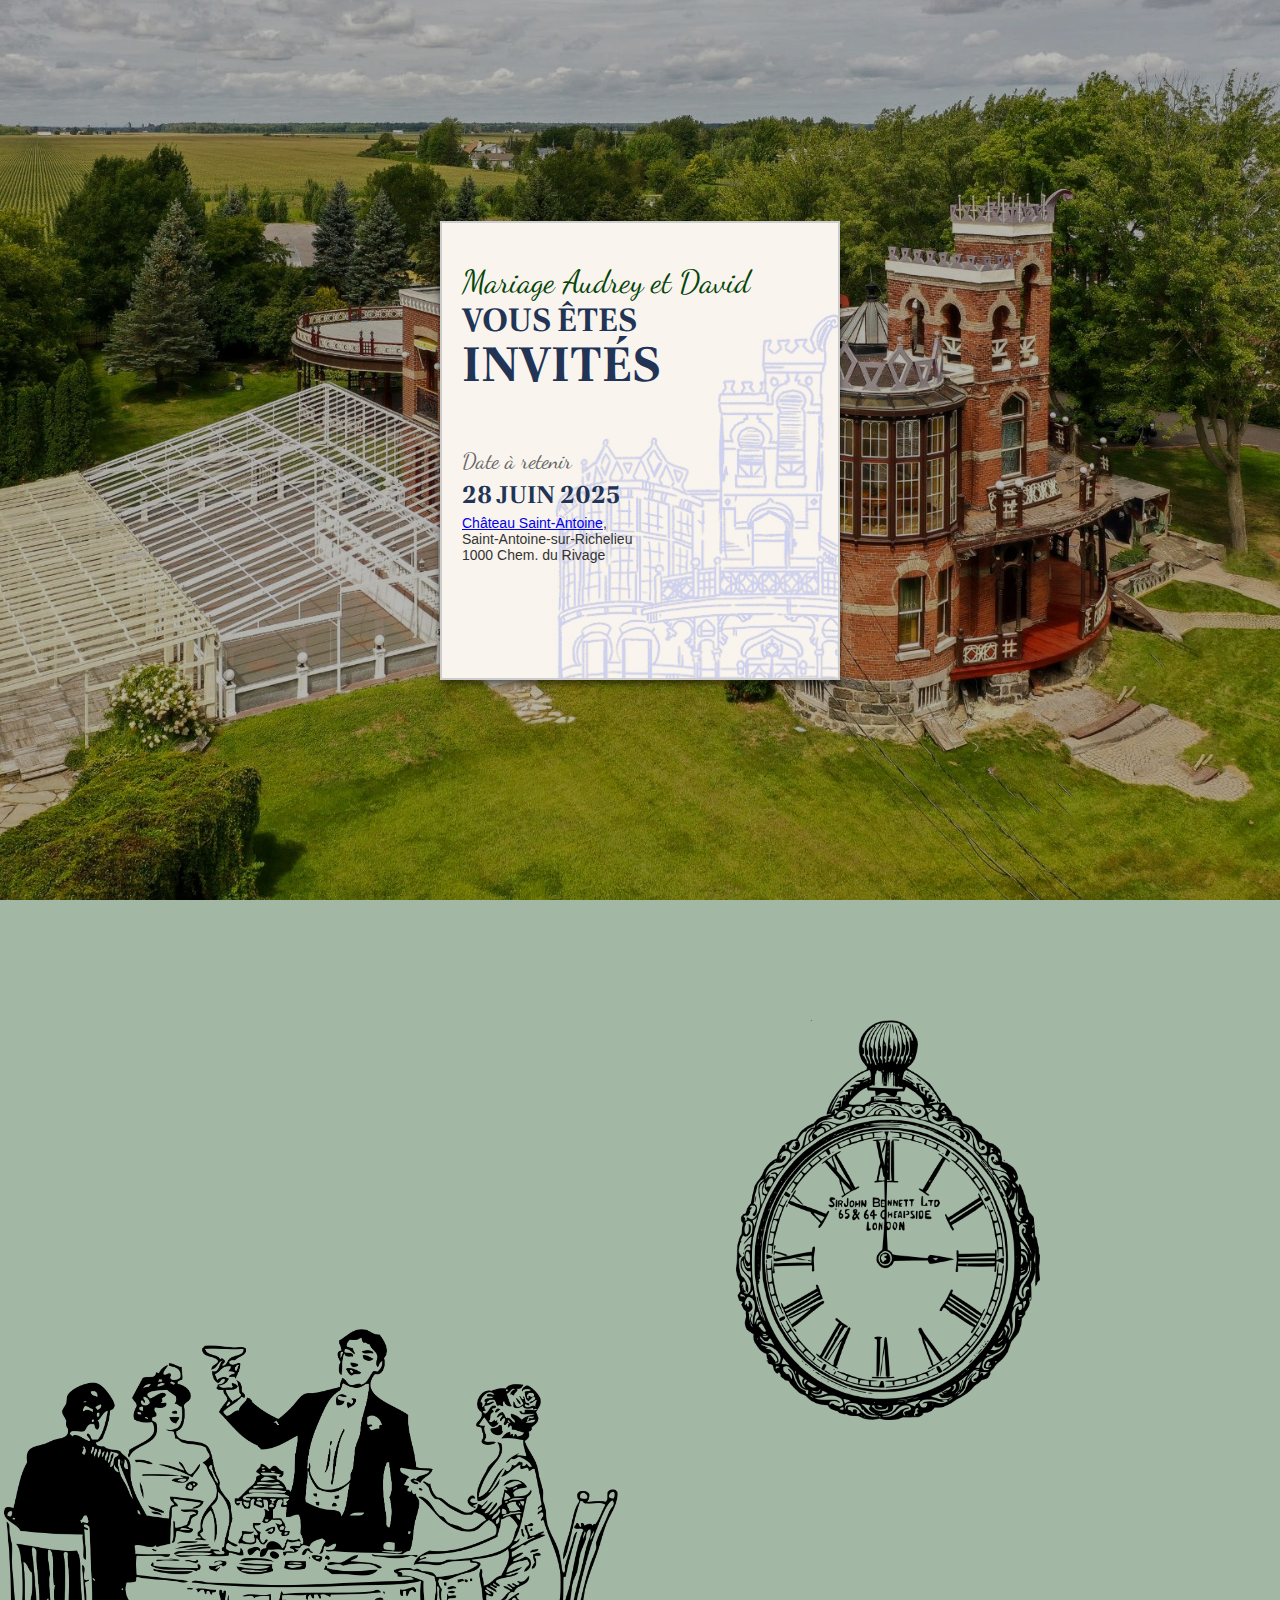
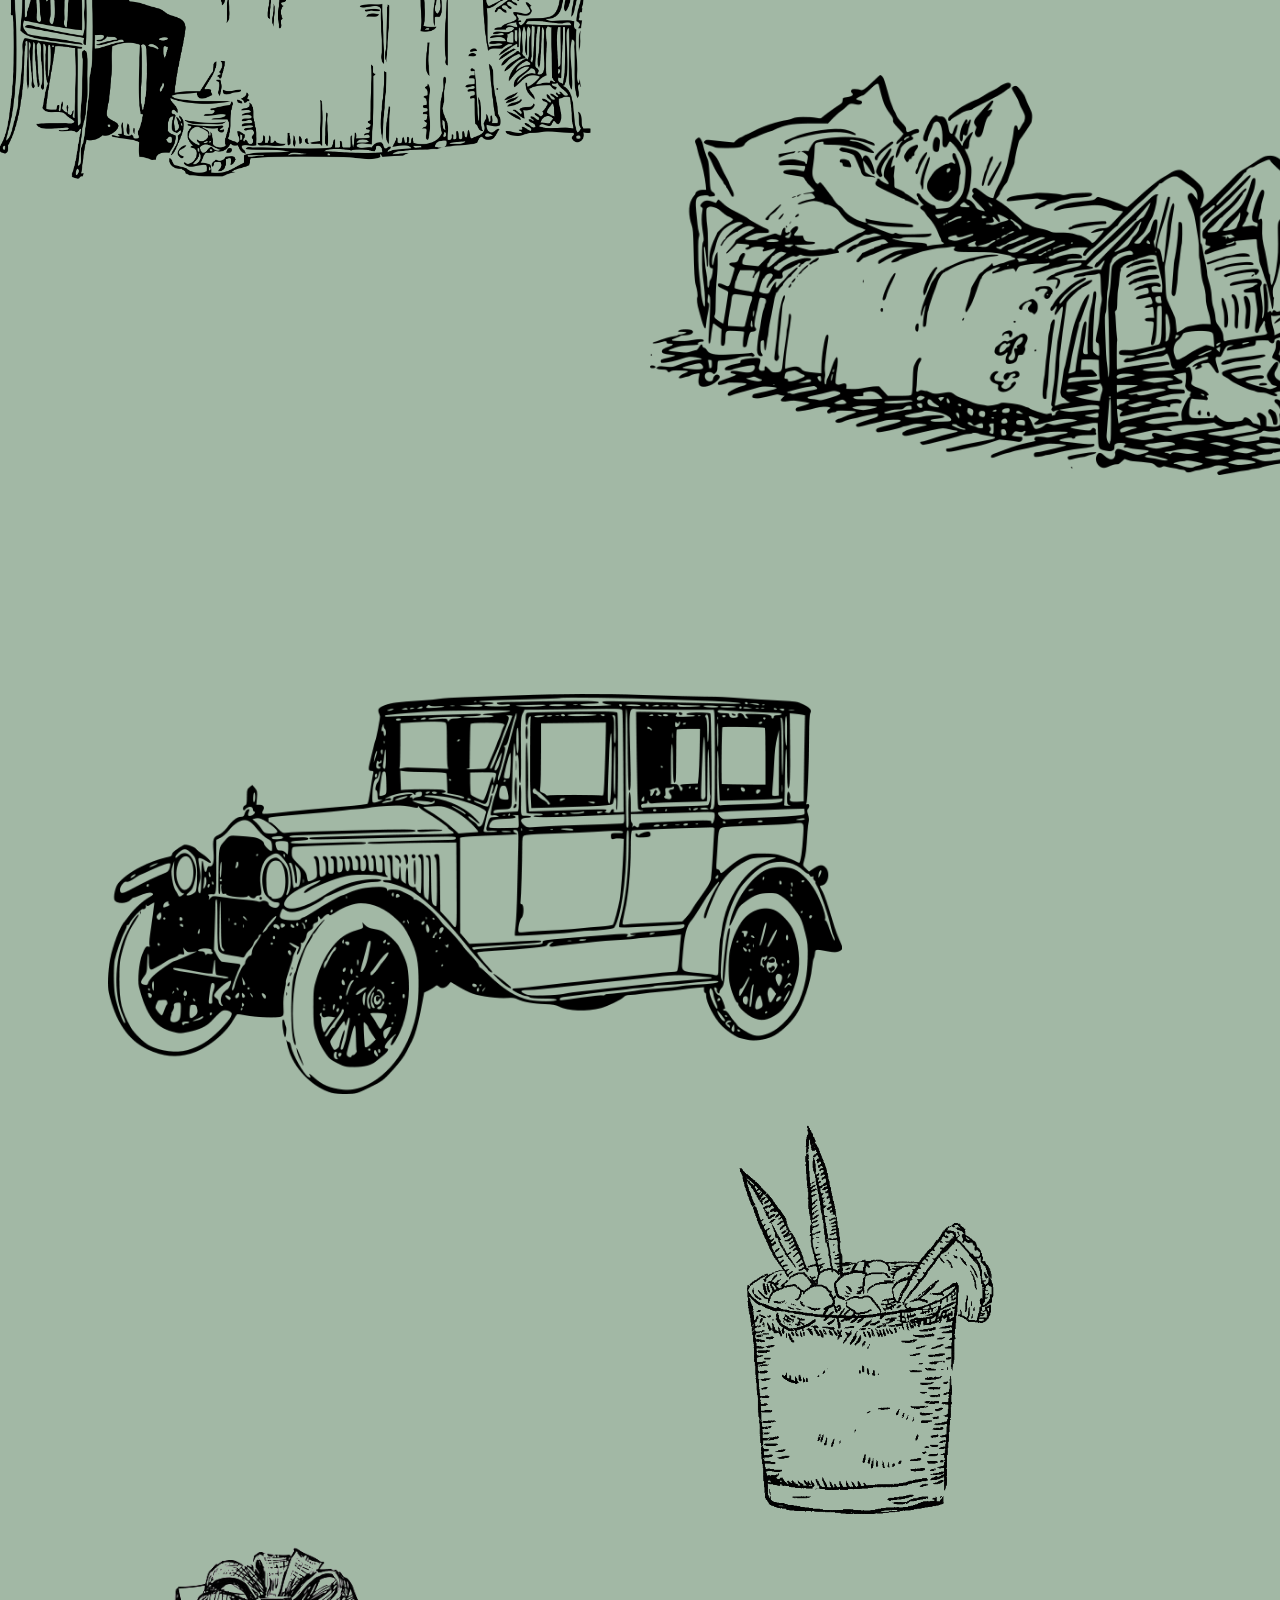
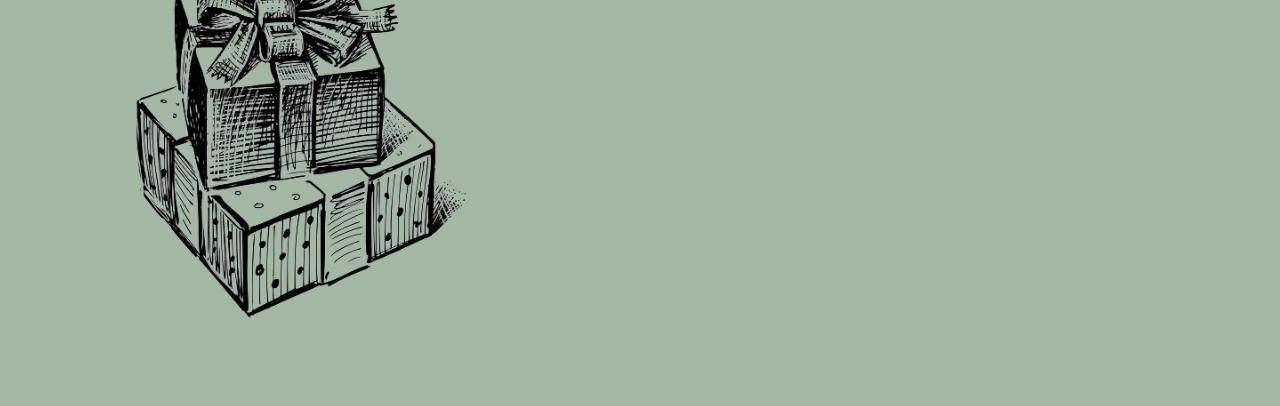
<file: index.html>
<!DOCTYPE html>
<html lang="en">
	<head>
		<meta charset="UTF-8" />
		<meta name="viewport" content="width=device-width, initial-scale=1.0" />
		<title>Invitation Mariage David et Audrey</title>
		<link rel="stylesheet" href="styles.css" />
		<link rel="preconnect" href="https://fonts.googleapis.com" />
		<link rel="preconnect" href="https://fonts.gstatic.com" crossorigin />
		<link
			href="https://fonts.googleapis.com/css2?family=Dancing+Script:wght@400..700&family=Zeyada&display=swap"
			rel="stylesheet" />
		<link
			href="https://fonts.googleapis.com/css2?family=Poltawski+Nowy:ital,wght@0,400..700;1,400..700&display=swap"
			rel="stylesheet" />
	</head>
	<body>
		<div class="main-container">
			<div class="invitation-card">
				<div class="top-section">
					<span class="wedding">Mariage Audrey et David</span>
					<h1><span>VOUS ÊTES</span><span>INVITÉS</span></h1>

					<p>
						<span class="save-the-date">Date à retenir</span>
						<span class="date">28 JUIN 2025</span>
						<span class="location"
							><a href="https://chateausaint-antoine.com/" target="_blank">Château Saint-Antoine</a>,<br />
							Saint-Antoine-sur-Richelieu<br />
							1000 Chem. du Rivage</span
						>
					</p>
				</div>
			</div>
		</div>
		<div class="details-container">
			<div class="card details">
				<h2>Détails supplémentaires</h2>
				<div class="hours">
					<p>Arrivée à <span>15h30</span></p>
					<p>Cérémonie à <span>16h30</span></p>
					<p>Départ à <span>Minuit*</span></p>
				</div>

				<small>*After-party, peut accueillir jusqu'à 30 personnes.</small>
			</div>
			<div class="space"><img src="clock.png" class="cardImg right" /></div>
			<div class="space"><img src="group.png" class="cardImg left" /></div>
			<div class="card attendance">
				<h2>Présences</h2>
				<p>Confirmez votre présence à l'adresse: <a href="mailto:david3593@yahoo.com">david3593@yahoo.com</a></p>
				<p><span>D'ici le 28 février 2025</span></p>
				<small
					>S.V.P si vous confirmez pour plusieurs personnes, indiquez les noms de celles-ci. Faites mention si vous avez
					des allergies ou des restrictions alimentaires.</small
				>
				<small>Tenue formelle ou semi-formelle</small>
			</div>
			<div class="card sleep">
				<h2>Hébergement</h2>
				<p>
					Le lieu de la cérémonie est proche de Montréal, pour ceux qui ne veulent pas revenir chez-eux le soir même,
					vous avez quelques options pour dormir.
				</p>
				<ul>
					<li>
						<a href="https://www.aubergehandfield.com/" target="_blank">Auberge Handfield</a> (10 minutes de route)
					</li>
					<li>
						<a href="https://www.hotelrivegauche.ca/fr" target="_blank">Hôtel Rive Gauche</a> (20 minutes de route)
					</li>
					<li>
						Pour ceux qui ont un campeur on s'est assuré qu'il est possible pour vous de le stationner au Château et
						dormir dedans ;)
					</li>
					<li>
						Certains chanceux auront droit à une chambre ou un lit directement sur les lieux entre 75$ et 85$, la
						priorité va aux demoiselles et aux garçons d'honneurs.*
					</li>

					<small
						>*Laissez-nous savoir dans votre courriel de confirmation si vous êtes intéressé à avoir un endroit où
						dormir sur place</small
					>
				</ul>
			</div>
			<div class="space"><img src="sleep.png" class="cardImg" /></div>
			<div class="space"><img src="car.png" class="cardImg" /></div>
			<div class="card transportation">
				<h2>Transport</h2>
				<p>
					Il y a un stationnement sur place qui a de l'espace pour tout le monde. Vous pouvez soit vous stationner sur
					place, ou encore faire du covoiturage afin d'avoir un conducteur désigné qui vous ramènera à l'hôtel.
				</p>
				<p>
					On a la possibilité d'avoir une navette qui irait vous chercher à l'hôtel, elle vous amènerait pour la
					cérémonie et vous ramènerait ensuite à l'hôtel à minuit.
				</p>
				<p>
					<b>
						Faites-nous signe si c'est une option qui vous intéresse lorsque vous confirmerez votre présence, afin de
						pouvoir faire les arrangements nécessaires.
					</b>
				</p>
			</div>
			<div class="card inclusions">
				<h2>Inclusions</h2>
				<p>On vous invite! Donc sans frais supplémentaires pour vous vous aurez droit à:</p>
				<ul>
					<li>Un cocktail d'arrivée avec des bouchées</li>
					<li>Un repas avec entrée, gaspacho, pains et beurre, un plat principal, un dessert et café / thé / tisane</li>
					<li>Une soirée dansante avec un bar*</li>
				</ul>
				<small>
					*La formule de bar est encore à déterminer, mais je vais mettre à jour la section lorsque nous aurons plus
					d'information.
				</small>
			</div>
			<div class="space"><img src="drink.png" class="cardImg" /></div>
			<div class="space"><img src="gifts.png" class="cardImg" /></div>
			<div class="card gifts">
				<h2>Idées de cadeaux</h2>
				<p>
					Ce n'est pas nécessaire de nous offrir des cadeaux de mariage, mais si jamais vous y tenez et cherchez des
					idées, voici une liste d'idées interactive faite sur Amazon:
				</p>
				<a href="https://www.amazon.ca/wedding/registry/1KBAQNO2CMGQY" target="_blank">Registre de cadeaux</a>
				<p>
					Cette dernière devrait vous permettre de faire livrer un cadeau directement à notre adresse (sans frais) si
					vous le désirez, et de voir quels cadeaux ont déjà été achetés.
				</p>
			</div>
		</div>
		<script src="script.js"></script>
	</body>
</html>
</file>
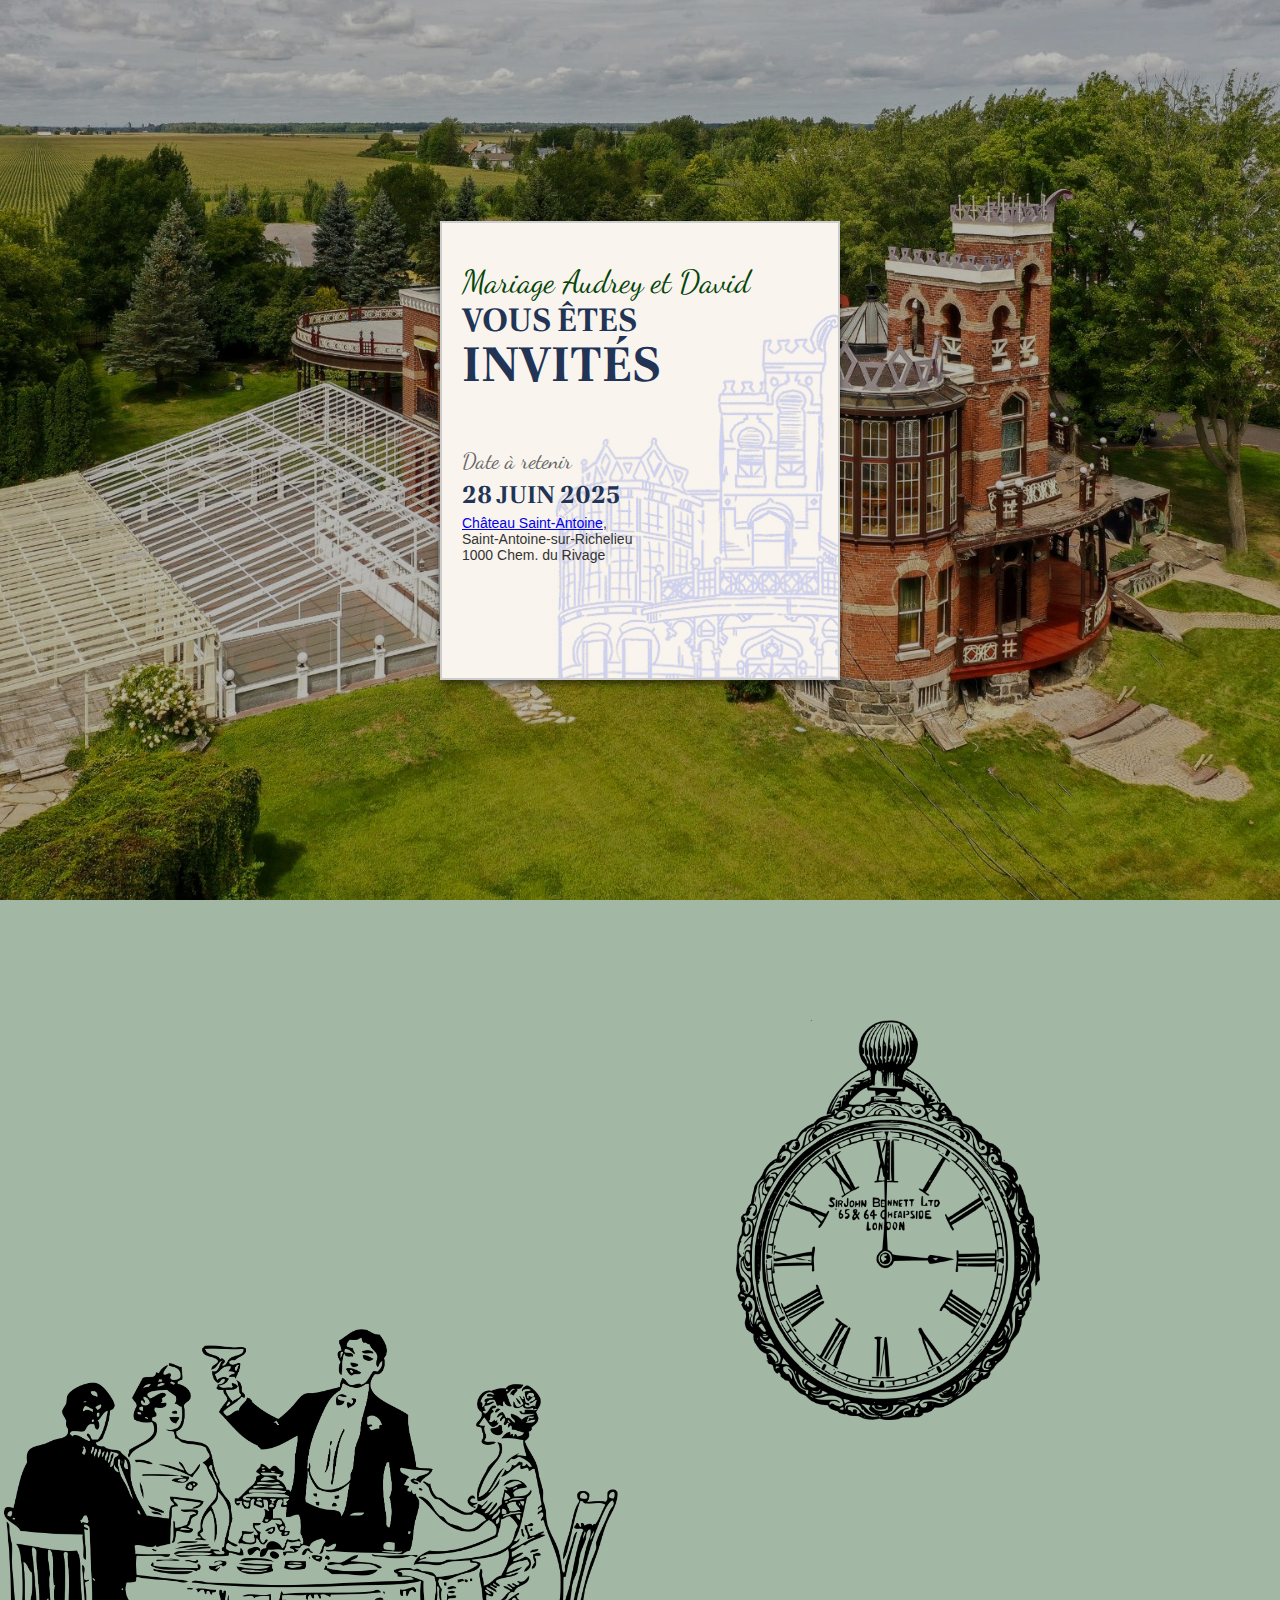
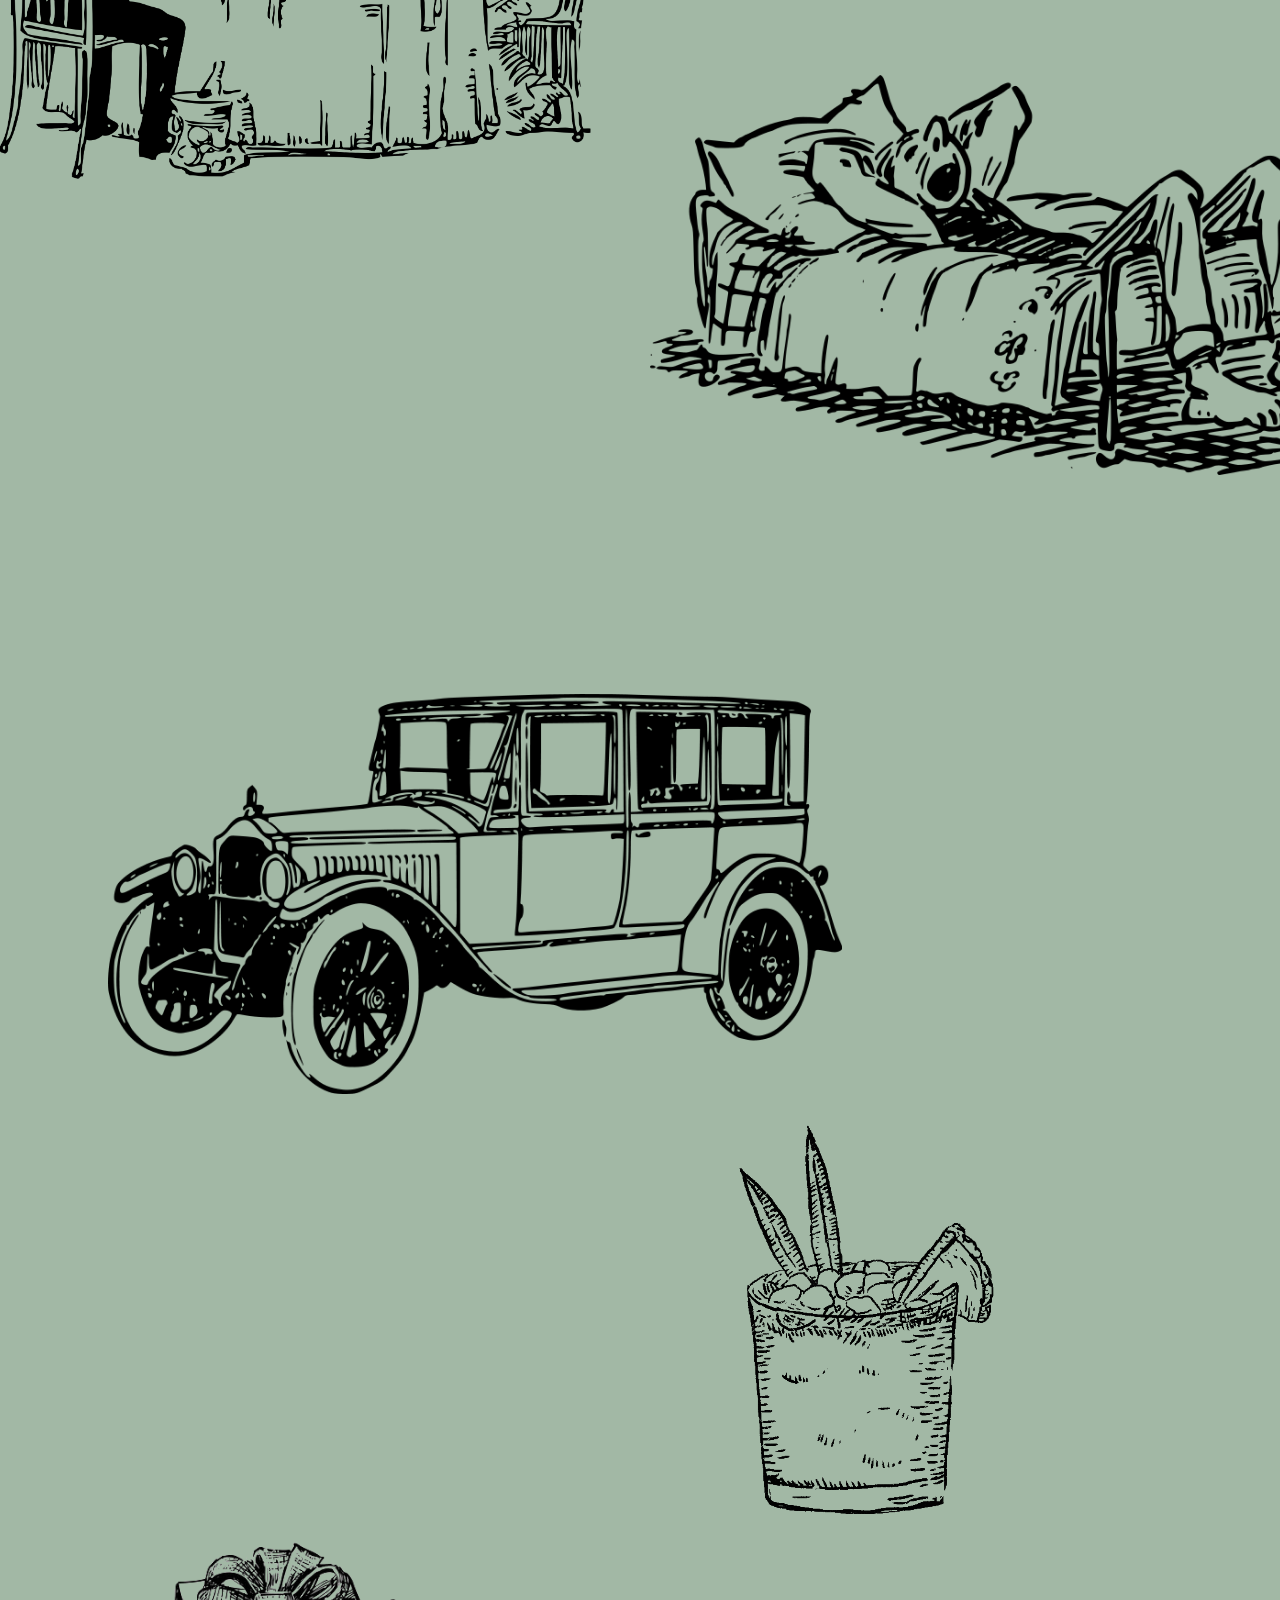
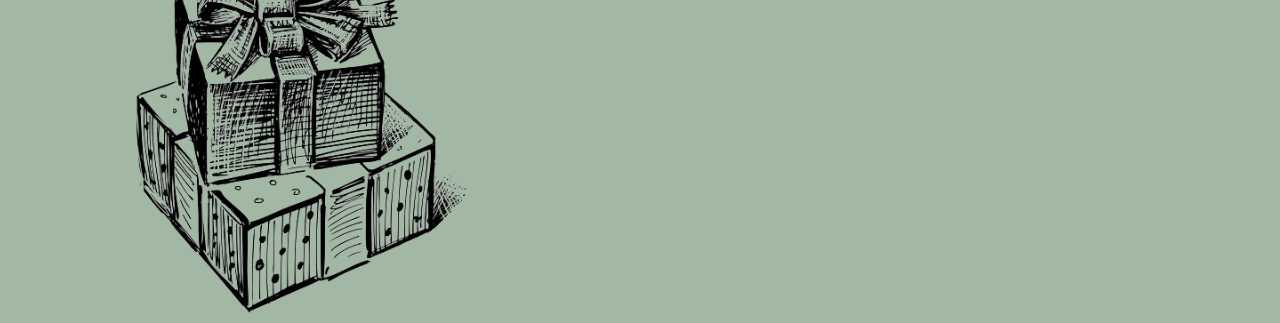
<file: alt/index.html>
<!DOCTYPE html>
<html lang="en">
	<head>
		<meta charset="UTF-8" />
		<meta name="viewport" content="width=device-width, initial-scale=1.0" />
		<title>Invitation Mariage David et Audrey</title>
		<link rel="stylesheet" href="../styles.css" />
		<link rel="preconnect" href="https://fonts.googleapis.com" />
		<link rel="preconnect" href="https://fonts.gstatic.com" crossorigin />
		<link
			href="https://fonts.googleapis.com/css2?family=Dancing+Script:wght@400..700&family=Zeyada&display=swap"
			rel="stylesheet" />
		<link
			href="https://fonts.googleapis.com/css2?family=Poltawski+Nowy:ital,wght@0,400..700;1,400..700&display=swap"
			rel="stylesheet" />
	</head>
	<body>
		<div class="main-container">
			<div class="invitation-card">
				<div class="top-section">
					<span class="wedding">Mariage Audrey et David</span>
					<h1><span>VOUS ÊTES</span><span>INVITÉS</span></h1>

					<p>
						<span class="save-the-date">Date à retenir</span>
						<span class="date">28 JUIN 2025</span>
						<span class="location"
							><a href="https://chateausaint-antoine.com/" target="_blank">Château Saint-Antoine</a>,<br />
							Saint-Antoine-sur-Richelieu<br />
							1000 Chem. du Rivage</span
						>
					</p>
				</div>
			</div>
		</div>
		<div class="details-container">
			<div class="card details">
				<h2>Détails supplémentaires</h2>
				<div class="hours">
					<p>Arrivée à <span>15h30</span></p>
					<p>Cérémonie à <span>16h30</span></p>
					<p>Départ à <span>Minuit*</span></p>
				</div>

				<small>*After-party, peut accueillir jusqu'à 30 personnes.</small>
			</div>
			<div class="space"><img src="../clock.png" class="cardImg right" /></div>
			<div class="space"><img src="../group.png" class="cardImg left" /></div>
			<div class="card attendance">
				<h2>Présences</h2>
				<p>Confirmez votre présence à l'adresse: <a href="mailto:david3593@yahoo.com">david3593@yahoo.com</a></p>
				<p><span>D'ici le 28 février 2025</span></p>
				<small
					>S.V.P si vous confirmez pour plusieurs personnes, indiquez les noms de celles-ci. Faites mention si vous avez
					des allergies ou des restrictions alimentaires.</small
				>
				<small>Tenue formelle ou semi-formelle</small>
			</div>
			<div class="card sleep">
				<h2>Hébergement</h2>
				<p>
					Le lieu de la cérémonie est proche de Montréal, pour ceux qui ne veulent pas revenir chez-eux le soir même,
					vous avez quelques options pour dormir.
				</p>
				<ul>
					<li>
						<a href="https://www.aubergehandfield.com/" target="_blank">Auberge Handfield</a> (10 minutes de route)
					</li>
					<li>
						<a href="https://www.hotelrivegauche.ca/fr" target="_blank">Hôtel Rive Gauche</a> (20 minutes de route)
					</li>
					<li>
						Pour ceux qui ont un campeur on s'est assuré qu'il est possible pour vous de le stationner au Château et
						dormir dedans ;)
					</li>
					<li>
						Certains chanceux ont droit à une chambre ou un lit directement sur les lieux entre 75$ et 85$, la priorité
						va aux demoiselles et aux garçons d'honneurs.*
					</li>
					<small
						>*Laissez-nous savoir dans votre courriel de confirmation si vous êtes intéressé à avoir un endroit où
						dormir sur place</small
					>
				</ul>
			</div>
			<div class="space"><img src="../sleep.png" class="cardImg" /></div>
			<div class="space"><img src="../car.png" class="cardImg" /></div>
			<div class="card transportation">
				<h2>Transport</h2>
				<p>
					Il y a un stationnement sur place qui a de l'espace pour tout le monde. Vous pouvez soit vous stationner sur
					place, ou encore faire du covoiturage afin d'avoir un conducteur désigné qui vous ramènera à l'hôtel.
				</p>
				<p>
					On a la possibilité d'avoir une navette qui irait vous chercher à l'hôtel, elle vous amènerait pour la
					cérémonie et vous ramènerait ensuite à l'hôtel à minuit.
				</p>
				<p>
					<b>
						Faites-nous signe si c'est une option qui vous intéresse lorsque vous confirmerez votre présence, afin de
						pouvoir faire les arrangements nécessaires.
					</b>
				</p>
			</div>
			<div class="card inclusions">
				<h2>Coûts</h2>
				<p><b>120$</b> par personne, vous aurez droit à:</p>
				<ul>
					<li>Un cocktail d'arrivée avec des bouchées</li>
					<li>Un repas avec entrée, gaspacho, pains et beurre, un plat principal, un dessert et café / thé / tisane</li>
					<li>Une soirée dansante avec un bar*</li>
				</ul>
				<small>
					*La formule de bar est encore à déterminer, mais je vais mettre à jour la section lorsque nous aurons plus
					d'information.
				</small>
			</div>
			<div class="space"><img src="../drink.png" class="cardImg" /></div>
			<div class="space"><img src="../gifts.png" class="cardImg" /></div>
			<div class="card gifts">
				<h2>Cadeaux</h2>
				<p>Votre présence est un cadeau, alors pas besoin de nous en acheter :)</p>
			</div>
		</div>
		<script src="../script.js"></script>
	</body>
</html>
</file>
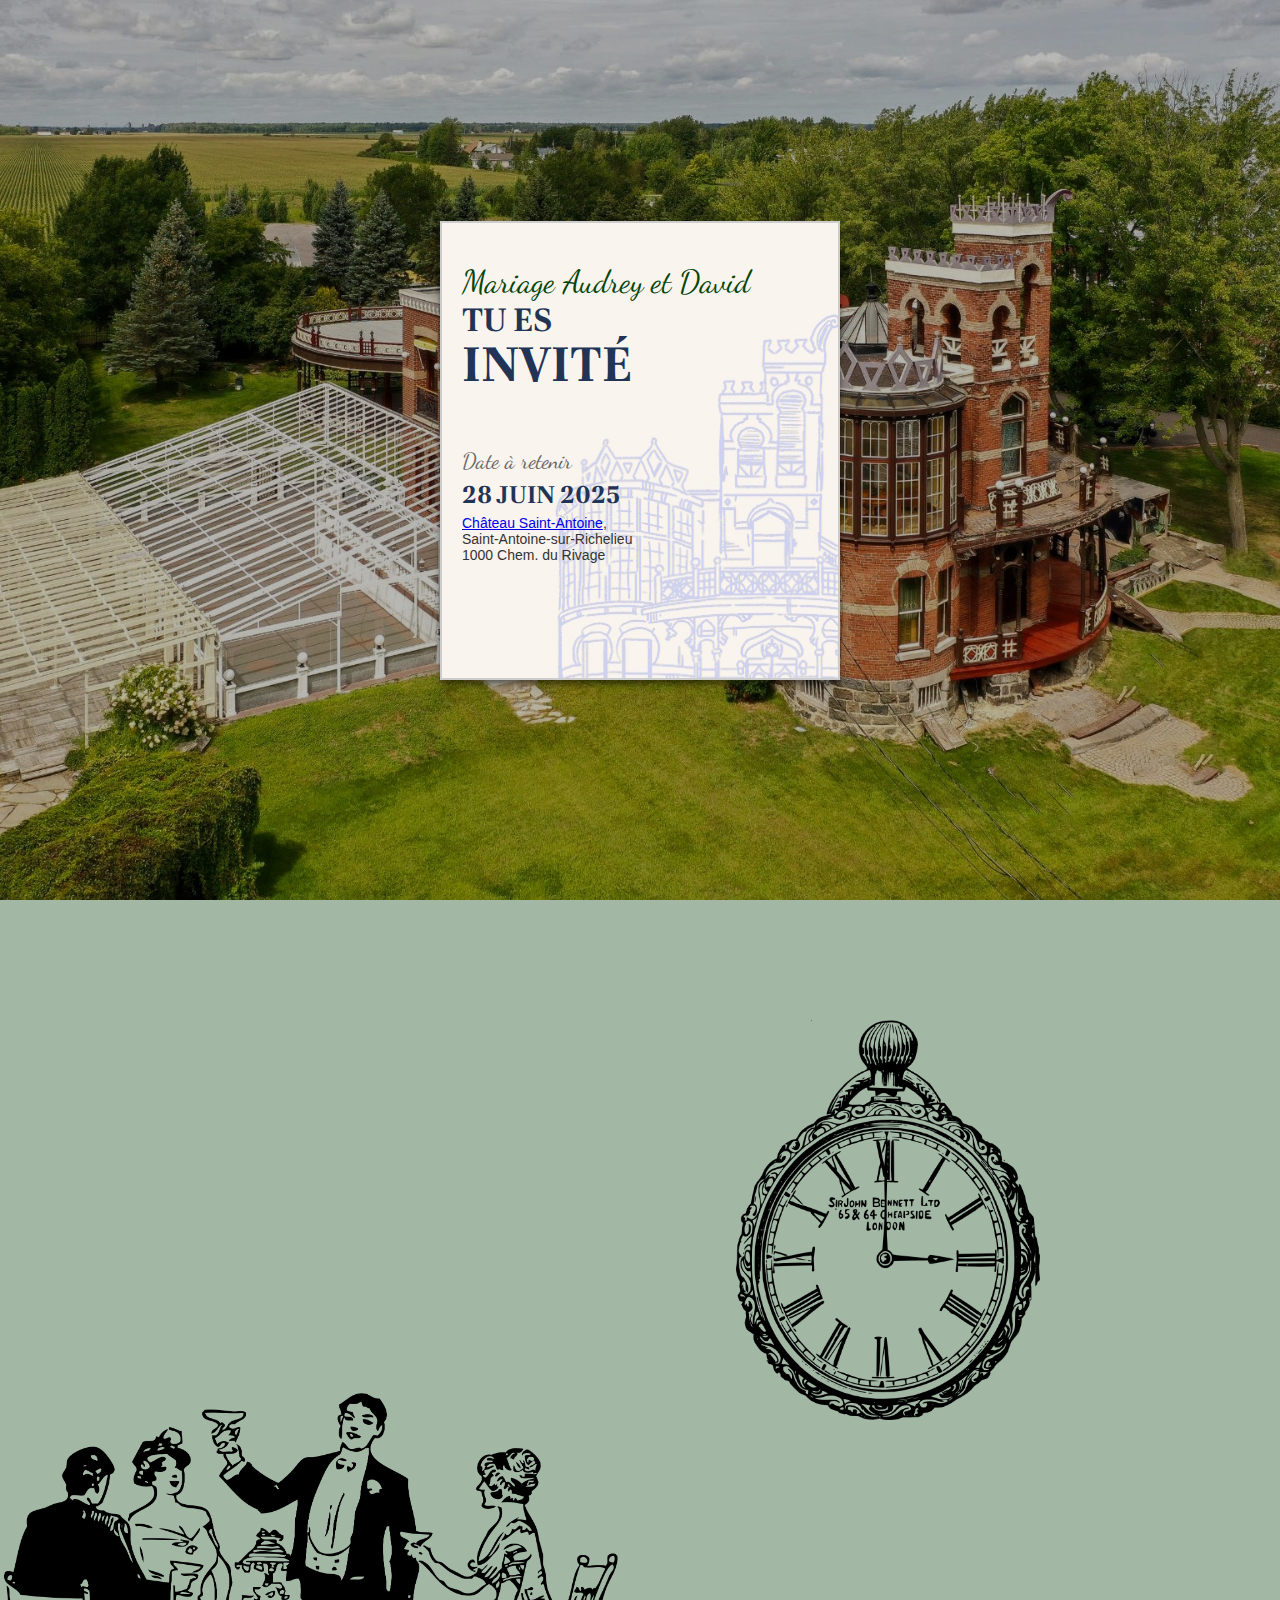
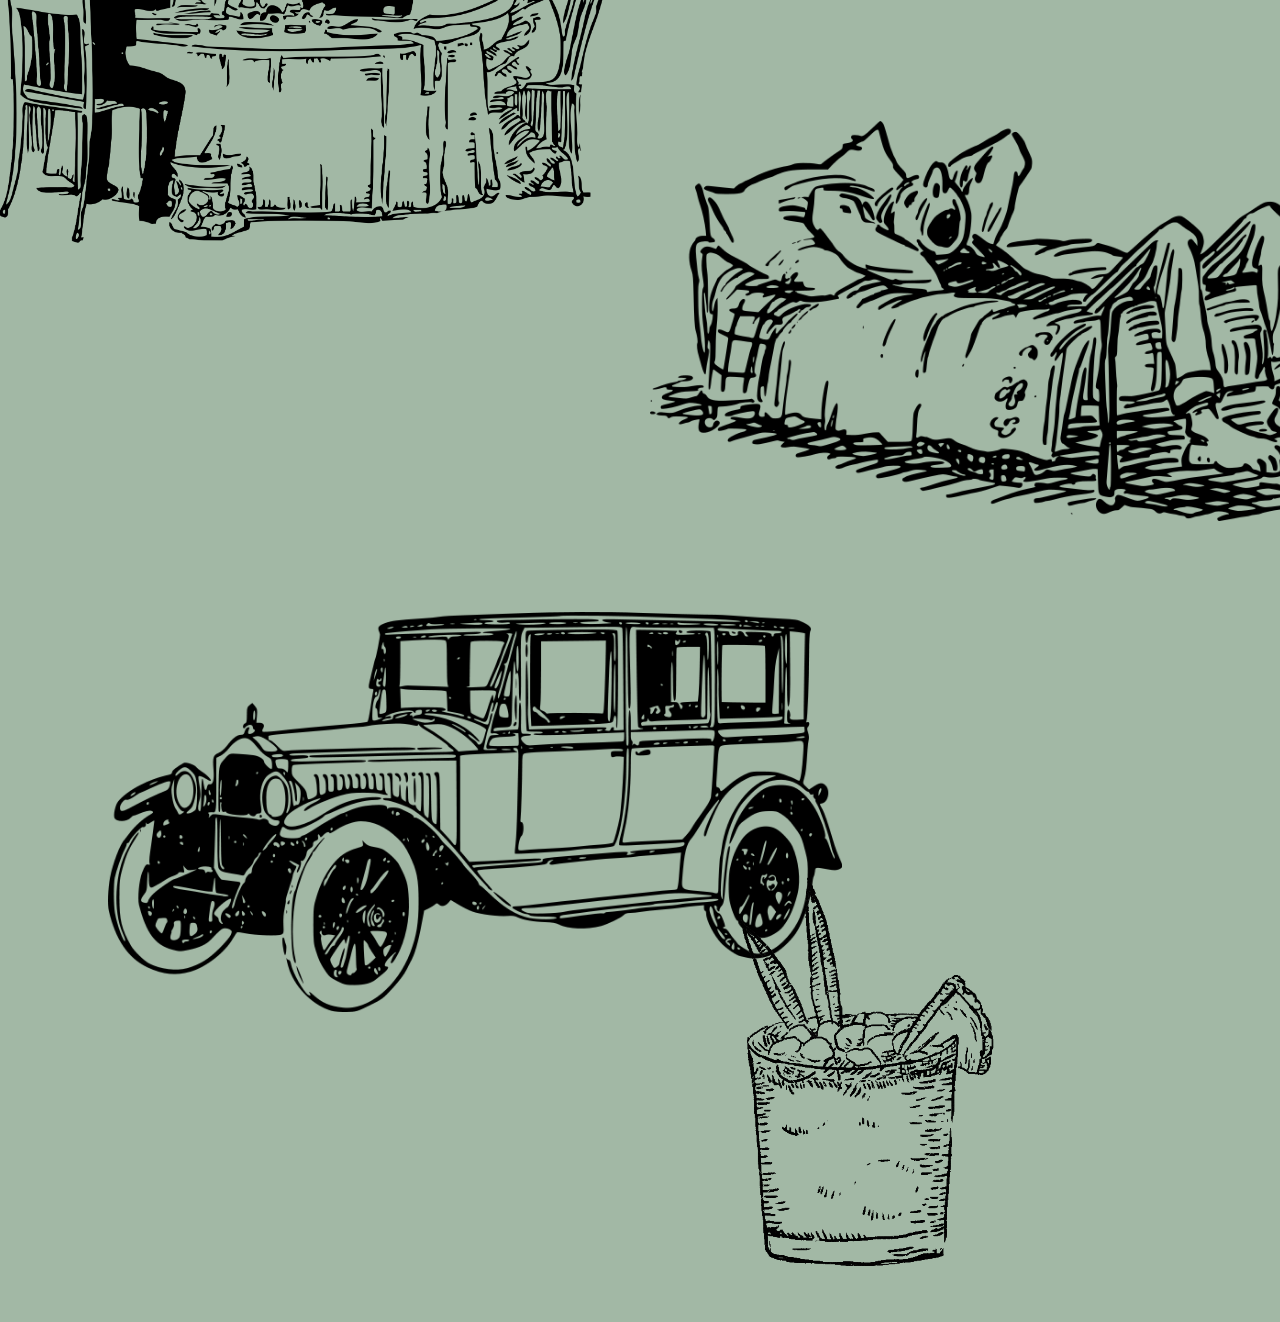
<file: servicer/index.html>
<!DOCTYPE html>
<html lang="en">
	<head>
		<meta charset="UTF-8" />
		<meta name="viewport" content="width=device-width, initial-scale=1.0" />
		<title>Invitation Mariage David et Audrey</title>
		<link rel="stylesheet" href="../styles.css" />
		<link rel="preconnect" href="https://fonts.googleapis.com" />
		<link rel="preconnect" href="https://fonts.gstatic.com" crossorigin />
		<link
			href="https://fonts.googleapis.com/css2?family=Dancing+Script:wght@400..700&family=Zeyada&display=swap"
			rel="stylesheet" />
		<link
			href="https://fonts.googleapis.com/css2?family=Poltawski+Nowy:ital,wght@0,400..700;1,400..700&display=swap"
			rel="stylesheet" />
	</head>
	<body>
		<div class="main-container">
			<div class="invitation-card">
				<div class="top-section">
					<span class="wedding">Mariage Audrey et David</span>
					<h1><span>TU ES</span><span>INVITÉ</span></h1>

					<p>
						<span class="save-the-date">Date à retenir</span>
						<span class="date">28 JUIN 2025</span>
						<span class="location"
							><a href="https://chateausaint-antoine.com/" target="_blank">Château Saint-Antoine</a>,<br />
							Saint-Antoine-sur-Richelieu<br />
							1000 Chem. du Rivage</span
						>
					</p>
				</div>
			</div>
		</div>
		<div class="details-container">
			<div class="card details">
				<h2>Détails supplémentaires</h2>
				<p>
					En tant que photographe, nous te demandons d'arriver plus tôt pour pouvoir prendre des photos avant que les
					invités arrivent.
				</p>
				<div class="hours">
					<p>Arrivée à <span>11h30</span></p>
					<p>Cérémonie à <span>16h30</span></p>
					<p>Départ à <span>Minuit*</span></p>
				</div>

				<small>*After-party, peut accueillir jusqu'à 30 personnes.</small>
			</div>
			<div class="space"><img src="../clock.png" class="cardImg right" /></div>
			<div class="space"><img src="../group.png" class="cardImg left" /></div>
			<div class="card attendance">
				<h2>Présences</h2>
				<p>Confirmer ta présence à l'adresse: <a href="mailto:david3593@yahoo.com">david3593@yahoo.com</a></p>
				<p><span>D'ici le 28 décembre 2024</span></p>
				<small
					>Délai court afin qu'on puisse trouver un remplacement si jamais tu es indisponible. S.V.P. Faire mention si
					tu as des allergies ou des restrictions alimentaires.</small
				>
				<small>Tenue formelle ou semi-formelle</small>
			</div>
			<div class="card sleep">
				<h2>Hébergement</h2>
				<p>
					Le lieu de la cérémonie est proche de Montréal, si tu ne veux pas revenir chez-toi le soir même, tu as
					quelques options pour dormir.
				</p>
				<ul>
					<li>
						<a href="https://www.aubergehandfield.com/" target="_blank">Auberge Handfield</a> (10 minutes de route)
					</li>
					<li>
						<a href="https://www.hotelrivegauche.ca/fr" target="_blank">Hôtel Rive Gauche</a> (20 minutes de route)
					</li>
					<li>C'est possible qu'il y ai de l'espace sur place pour dormir, à confirmer</li>
				</ul>
			</div>
			<div class="space"><img src="../sleep.png" class="cardImg" /></div>
			<div class="space"><img src="../car.png" class="cardImg" /></div>
			<div class="card transportation">
				<h2>Transport</h2>
				<p>
					Il y a un stationnement sur place qui a de l'espace pour tout le monde. Tu pourras te stationner sur place
					pour toute la durée de l'évènement.
				</p>
			</div>
			<div class="card inclusions">
				<h2>Inclusions</h2>
				<p>Nous t'invitons! En tant que prestataire, tu auras droit à:</p>
				<ul>
					<li>Un repas avec entrée, gaspacho, un plat principal et un dessert</li>
					<li>Une soirée dansante avec un bar*</li>
				</ul>
				<small>
					*La formule de bar est encore à déterminer, mais je vais mettre à jour la section lorsque nous aurons plus
					d'information. **Puisque tu arrives sur l'heure du dîner, on te suggère d'amener un lunch.
				</small>
			</div>
			<div class="space"><img src="../drink.png" class="cardImg" /></div>
		</div>
		<script src="../script.js"></script>
	</body>
</html>
</file>
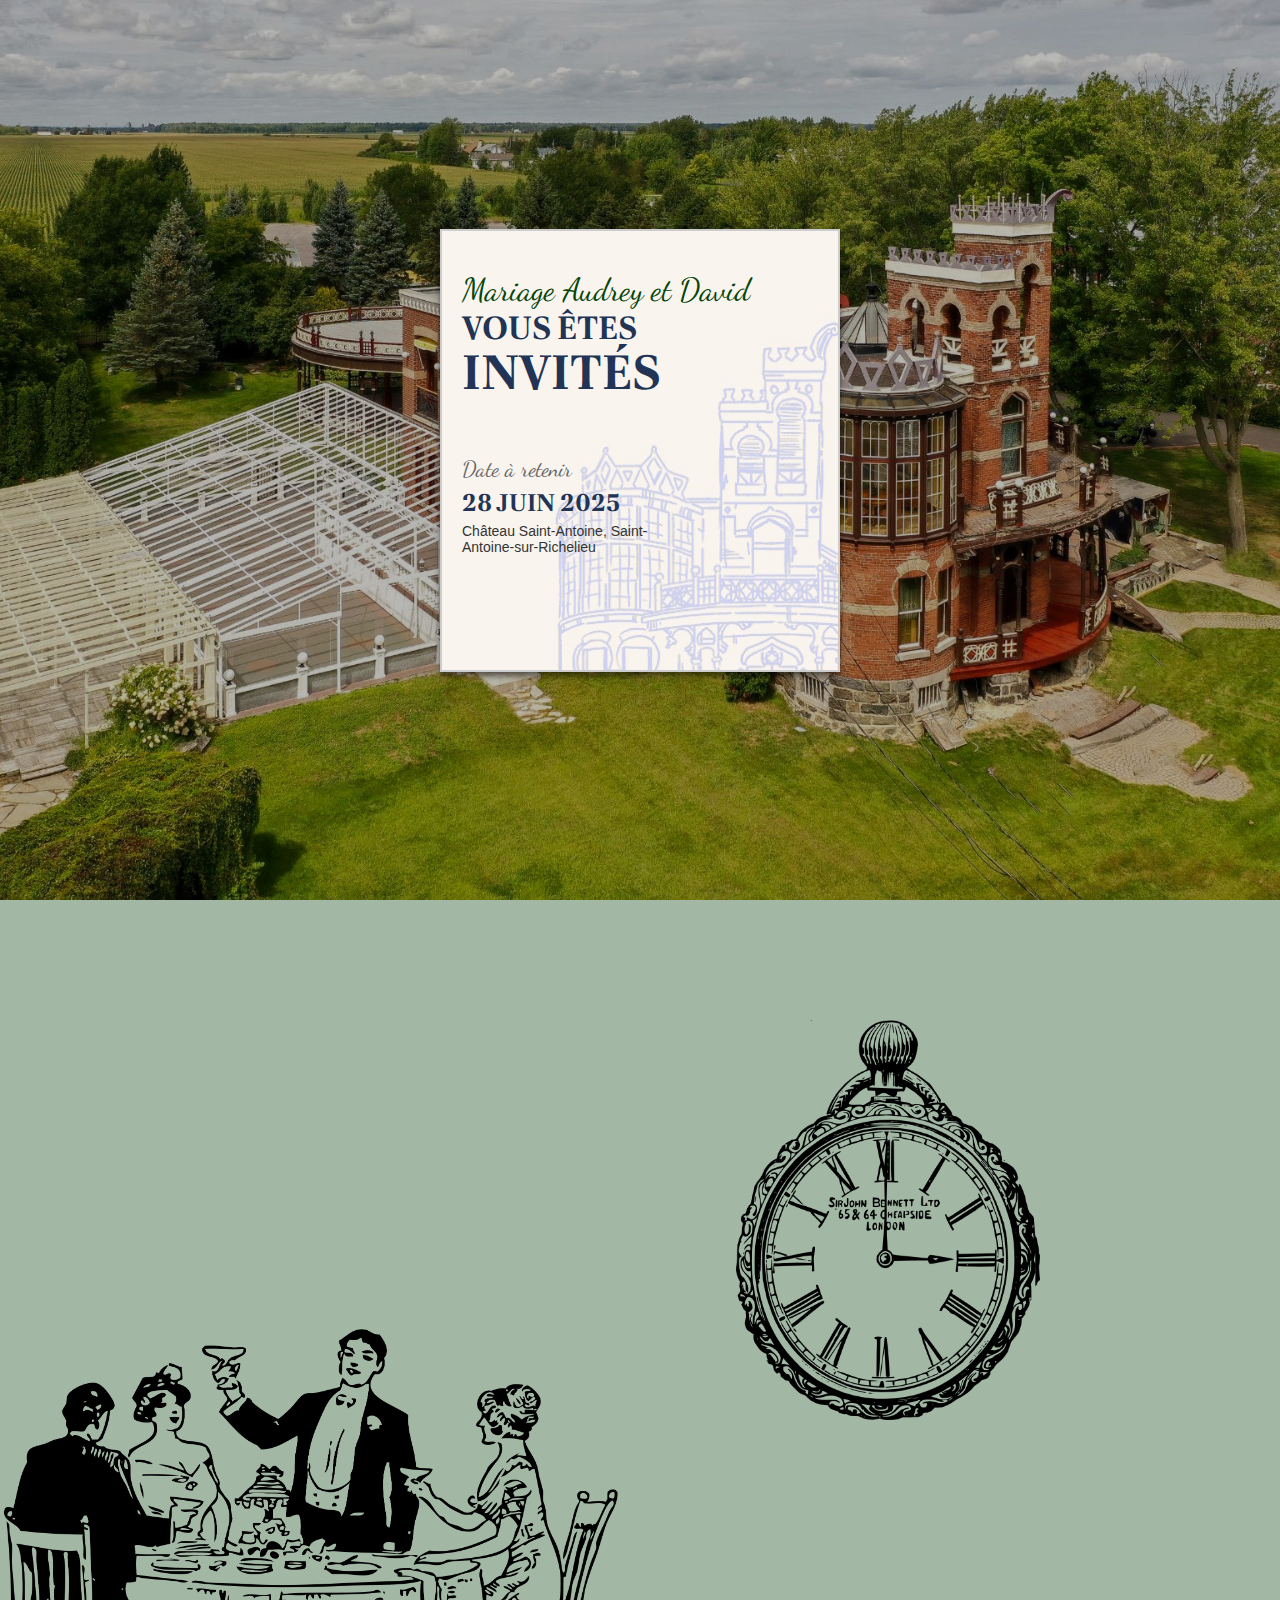
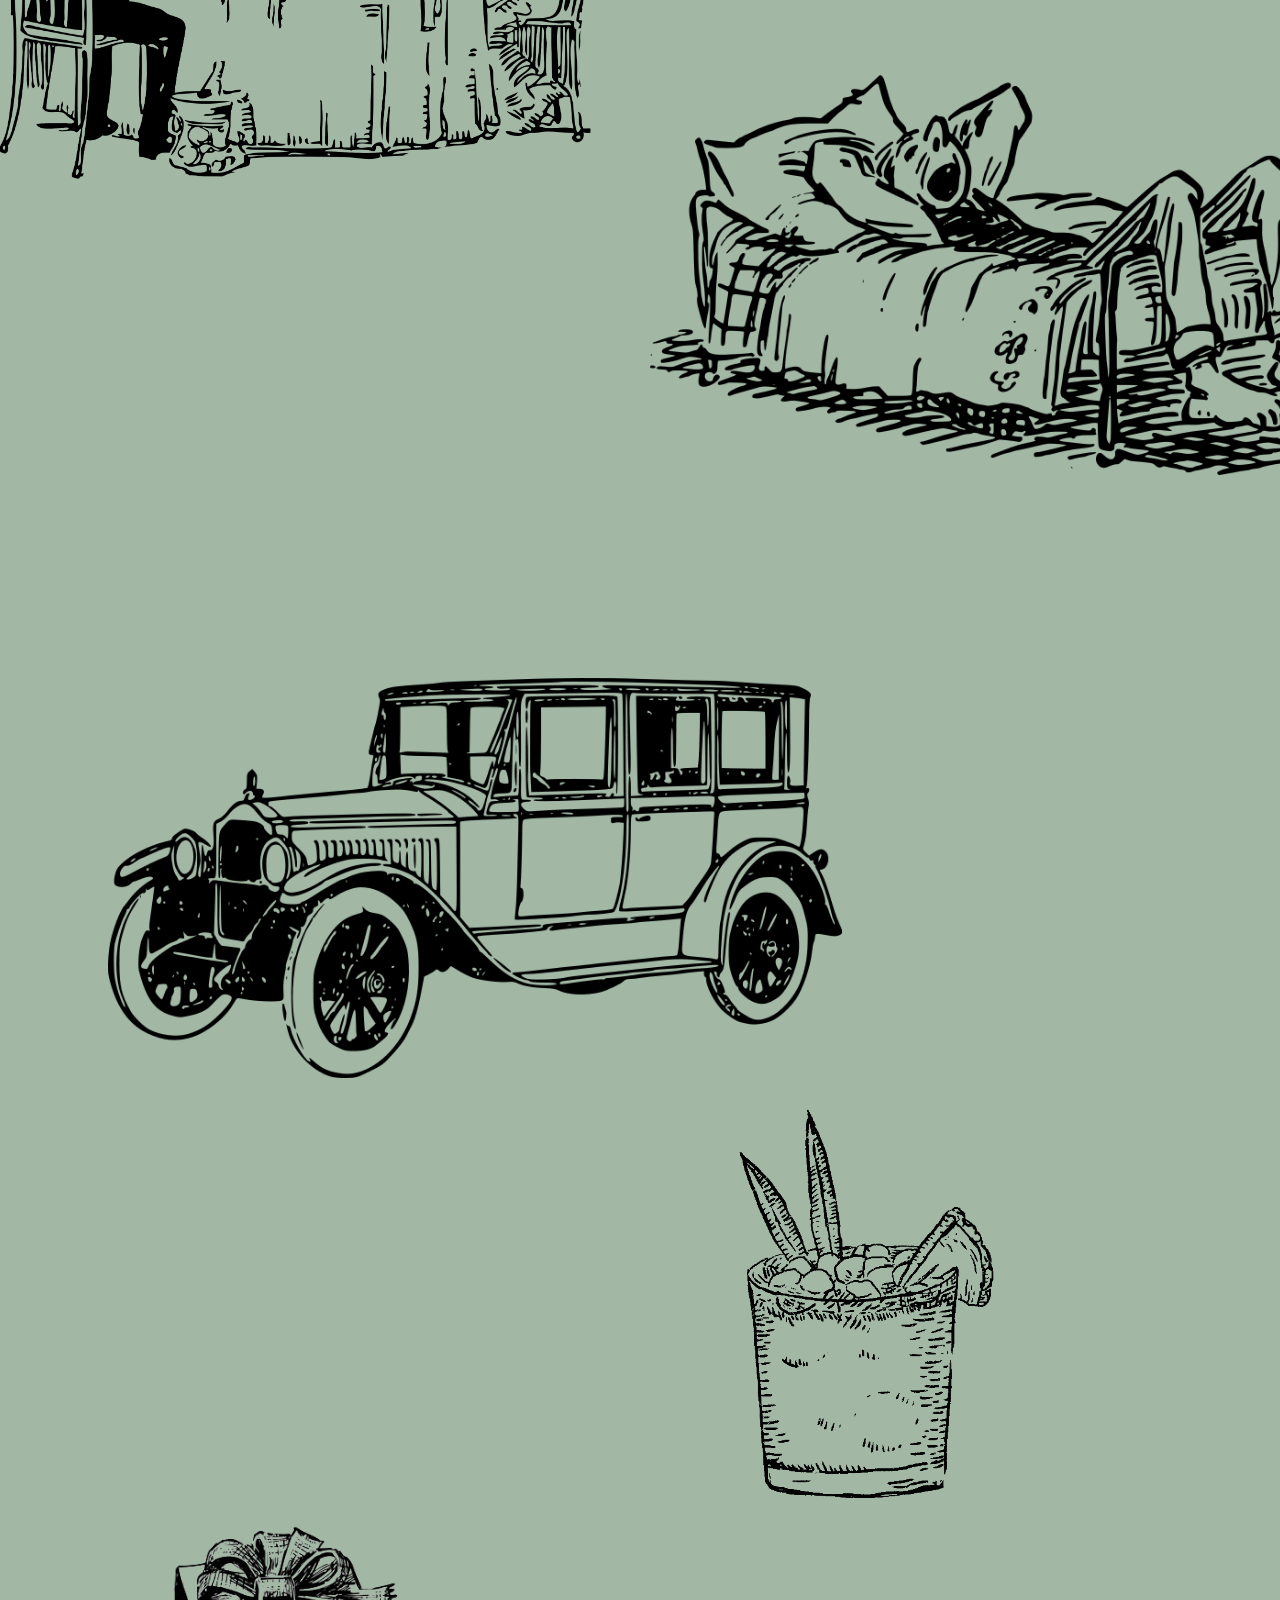
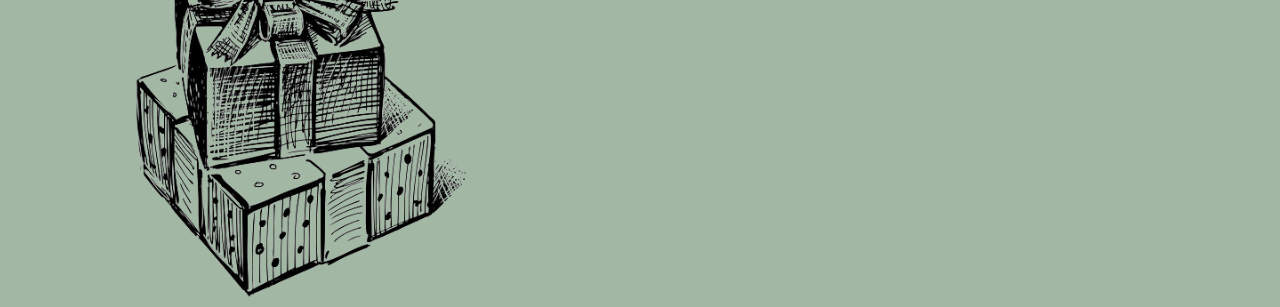
<file: alt.html>
<!DOCTYPE html>
<html lang="en">
	<head>
		<meta charset="UTF-8" />
		<meta name="viewport" content="width=device-width, initial-scale=1.0" />
		<title>Invitation Mariage David et Audrey</title>
		<link rel="stylesheet" href="styles.css" />
		<link rel="preconnect" href="https://fonts.googleapis.com" />
		<link rel="preconnect" href="https://fonts.gstatic.com" crossorigin />
		<link
			href="https://fonts.googleapis.com/css2?family=Dancing+Script:wght@400..700&family=Zeyada&display=swap"
			rel="stylesheet" />
		<link
			href="https://fonts.googleapis.com/css2?family=Poltawski+Nowy:ital,wght@0,400..700;1,400..700&display=swap"
			rel="stylesheet" />
	</head>
	<body>
		<div class="main-container">
			<div class="invitation-card">
				<div class="top-section">
					<span class="wedding">Mariage Audrey et David</span>
					<h1><span>VOUS ÊTES</span><span>INVITÉS</span></h1>

					<p>
						<span class="save-the-date">Date à retenir</span>
						<span class="date">28 JUIN 2025</span>
						<span class="location">Château Saint-Antoine, Saint-Antoine-sur-Richelieu</span>
					</p>
				</div>
			</div>
		</div>
		<div class="details-container">
			<div class="card details">
				<h2>Détails supplémentaires</h2>
				<div class="hours">
					<p>Arrivée à <span>15h30</span></p>
					<p>Cérémonie à <span>16h</span></p>
					<p>Départ à <span>Minuit*</span></p>
				</div>

				<small>*After-party, peut accueillir jusqu'à 30 personnes.</small>
			</div>
			<div class="space"><img src="clock.png" class="cardImg right" /></div>
			<div class="space"><img src="group.png" class="cardImg left" /></div>
			<div class="card attendance">
				<h2>Présences</h2>
				<p>Confirmez votre présence à l'adresse: <a href="mailto:david3593@yahoo.com">david3593@yahoo.com</a></p>
				<p><span>D'ici le 28 février 2025</span></p>
				<small
					>S.V.P si vous confirmez pour plusieurs personnes, indiquez les noms de celles-ci. Faites mention si vous avez
					des allergies ou des restrictions alimentaires.</small
				>
				<small>Tenue formelle ou "Black-tie" optionnelle</small>
			</div>
			<div class="card sleep">
				<h2>Hébergement</h2>
				<p>
					Le lieu de la cérémonie est proche de Montréal, pour ceux qui ne veulent pas revenir chez-eux le soir même,
					vous avez quelques options pour dormir.
				</p>
				<ul>
					<li>
						<a href="https://www.aubergehandfield.com/" target="_blank">Auberge Handfield</a> (10 minutes de route)
						<small>*Disponibilités 2025 pas encore en ligne</small>
					</li>
					<li>
						<a href="https://www.hotelrivegauche.ca/fr" target="_blank">Hôtel Rive Gauche</a> (20 minutes de route)
					</li>
					<li>
						Pour ceux qui ont un campeur on s'est assuré qu'il est possible pour vous de le stationner au Château et
						dormir dedans ;)
					</li>
					<li>
						Certains chanceux ont droit à une chambre ou un lit directement sur les lieux, soit les demoiselles
						d'honneur et les garçons d'honneur
					</li>
				</ul>
			</div>
			<div class="space"><img src="sleep.png" class="cardImg" /></div>
			<div class="space"><img src="car.png" class="cardImg" /></div>
			<div class="card transportation">
				<h2>Transport</h2>
				<p>
					Il y a un stationnement sur place qui a de l'espace pour tout le monde. Vous pouvez soit vous stationner sur
					place, ou encore faire du covoiturage afin d'avoir un conducteur désigné qui vous ramènera à l'hôtel.
				</p>
				<p>
					On a la possibilité d'avoir une navette qui irait vous chercher à l'hôtel, elle vous amènerait pour la
					cérémonie et vous ramènerait ensuite à l'hôtel à minuit.
				</p>
				<p>
					<b>
						Faites-nous signe si c'est une option qui vous intéresse lorsque vous confirmerez votre présence, afin de
						pouvoir faire les arrangements nécessaires.
					</b>
				</p>
			</div>
			<div class="card inclusions">
				<h2>Coûts</h2>
				<p><b>120$</b> par personne, vous aurez droit à:</p>
				<ul>
					<li>Un cocktail d'arrivée avec des bouchées</li>
					<li>Un repas avec entrée, gaspacho, pains et beurre, un plat principal, un dessert et café / thé / tisane</li>
					<li>Une soirée dansante avec un bar*</li>
				</ul>
				<small>
					*La formule de bar est encore à déterminer, mais je vais mettre à jour la section lorsque nous aurons plus
					d'information.
				</small>
			</div>
			<div class="space"><img src="drink.png" class="cardImg" /></div>
			<div class="space"><img src="gifts.png" class="cardImg" /></div>
			<div class="card gifts">
				<h2>Cadeaux</h2>
				<p>Votre présence est un cadeau, alors pas besoin de nous en acheter :)</p>
			</div>
		</div>
		<script src="script.js"></script>
	</body>
</html>
</file>
<file: styles.css>
* {
	margin: 0;
	padding: 0;
	box-sizing: border-box;
}

body {
	font-family: 'Arial', sans-serif;
	background-color: #a2b8a5;
}

.main-container {
	background-image: url(landing-page1.jpg);
	background-repeat: no-repeat;
	background-size: cover;
	background-position: 50%;
	display: flex;
	justify-content: center;
	align-items: center;
	flex-direction: column;
	height: 100vh;
}

.card {
	background-color: #f9f4ed;
	border: 2px solid #ccc;
	padding: 40px;
	box-shadow: 0 4px 6px rgba(0, 0, 0, 0.5);
	opacity: 0;
	transform: translateY(50px);
	transition: opacity 1s ease-out, transform 1s ease-out;
}

.card.visible {
	opacity: 1;
	transform: translateY(0);
}

.cardImg {
	height: 400px;
	position: absolute;
	z-index: -1;
}

.right {
	right: 200px;
}

@media (max-width: 999px) {
	.right {
		top: -100px;
	}
	.cardImg {
		height: 300px;
	}
}

.left {
	left: -100px;
	height: 450px;
}

.wedding {
	margin: 0;
	font-family: 'Dancing Script';
	font-size: 2em;
	color: #054509;
}

.invitation-card {
	background-image: url(background3.jpg);
	background-repeat: no-repeat;
	background-size: cover;
	max-width: 400px;
	margin: 20px;
	width: 100%;
	max-width: 400px;
	margin: 20px;
	width: 100%;
	border: 2px solid #ccc;
	padding: 40px 20px;
	box-shadow: 0 4px 6px rgba(0, 0, 0, 0.5);
}

.top-section h1 {
	display: flex;
	align-items: flex-start;
	flex-direction: column;
	font-family: 'Poltawski Nowy';
	font-weight: bold;
	color: #223456;
	margin-bottom: 15px;
}

.top-section h1 span:first-child {
	font-size: 32px;
	line-height: 39px;
}
.top-section h1 span:last-child {
	font-size: 48px;
	line-height: 48px;
}

.top-section p {
	display: flex;
	flex-direction: column;
	align-items: flex-start;
	margin: 60px 0;
}

.save-the-date {
	font-family: 'Dancing Script';
	color: #666;
	font-size: 22px;
}

.date {
	font-weight: bold;
	color: #223456;
	font-size: 24px;
	margin: 5px 0;
	font-family: 'Poltawski Nowy';
}

.location {
	font-size: 14px;
	color: #333;
	margin-bottom: 15px;
	max-width: 60%;
}

.details-container {
	position: relative;
	display: flex;
	max-width: 1200px;
	margin: 100px auto;
	padding: 20px;
	width: 100%;
	column-gap: 20px;
	row-gap: 40px;
	justify-content: center;
	flex-wrap: wrap;
}

.space {
}

.details-container div {
	width: 100%;
}

@media (min-width: 1000px) {
	.details-container div {
		width: 45%;
	}
}

h2 {
	font-family: 'Poltawski Nowy';
	font-weight: bold;
	color: #223456;
	text-align: center;
	margin-bottom: 30px;
}

.details .hours {
	display: flex;
	flex-wrap: wrap;
	width: 100%;
	justify-content: space-between;
	margin-bottom: 40px;
	row-gap: 20px;
}
.details .hours p {
	display: flex;
	width: fit-content;
	flex-direction: column;
}
.details p span {
	font-family: 'Poltawski Nowy';
	font-weight: bold;
	font-size: 24px;
}

.details p {
	margin: 10px;
}

.details small {
	display: block;
	width: 100%;
	text-align: right;
}
.attendance p {
	margin-bottom: 20px;
}

.attendance span {
	font-family: 'Poltawski Nowy';
	font-weight: bold;
	font-size: 24px;
}
.attendance a {
	color: forestgreen;
	text-decoration: none;
	transition: 0.2s ease;
}
.attendance a:hover {
	color: darkgreen;
	text-decoration: underline;
	transition: 0.2s ease;
}
.sleep p {
	margin: 20px 0;
}
.sleep ul {
	list-style: none;
}
.sleep li {
	display: flex;
	flex-direction: column;
	margin: 20px 0;
	align-items: center;
	gap: 5px;
}
.sleep a {
	padding: 10px 30px;
	border: 1px solid #223456;
	color: #223456;
	text-decoration: none;
	width: fit-content;
	font-family: 'Poltawski Nowy';
	font-weight: bold;
	font-size: 18px;
	transition: 0.2s ease;
}
.sleep a:hover {
	background-color: #223456;
	color: white;
	transition: 0.2s ease;
}
.transportation p {
	margin: 20px 0;
}

.inclusions p {
	margin: 20px 0;
}
.inclusions b {
	font-family: 'Poltawski Nowy';
	font-weight: bold;
	font-size: 24px;
	color: #223456;
}
.inclusions ul {
	margin: 20px 0;
	padding-inline-start: 20px;
}
.inclusions li {
	margin: 20px 0;
}

.gifts p {
	margin: 20px 0;
}
.gifts a {
	margin: 0 auto;
	padding: 10px 30px;
	border: 1px solid #223456;
	color: #223456;
	text-decoration: none;
	width: fit-content;
	font-family: 'Poltawski Nowy';
	font-weight: bold;
	font-size: 18px;
	transition: 0.2s ease;
	display: block;
}
.gifts a:hover {
	background-color: #223456;
	color: white;
	transition: 0.2s ease;
}
</file>
